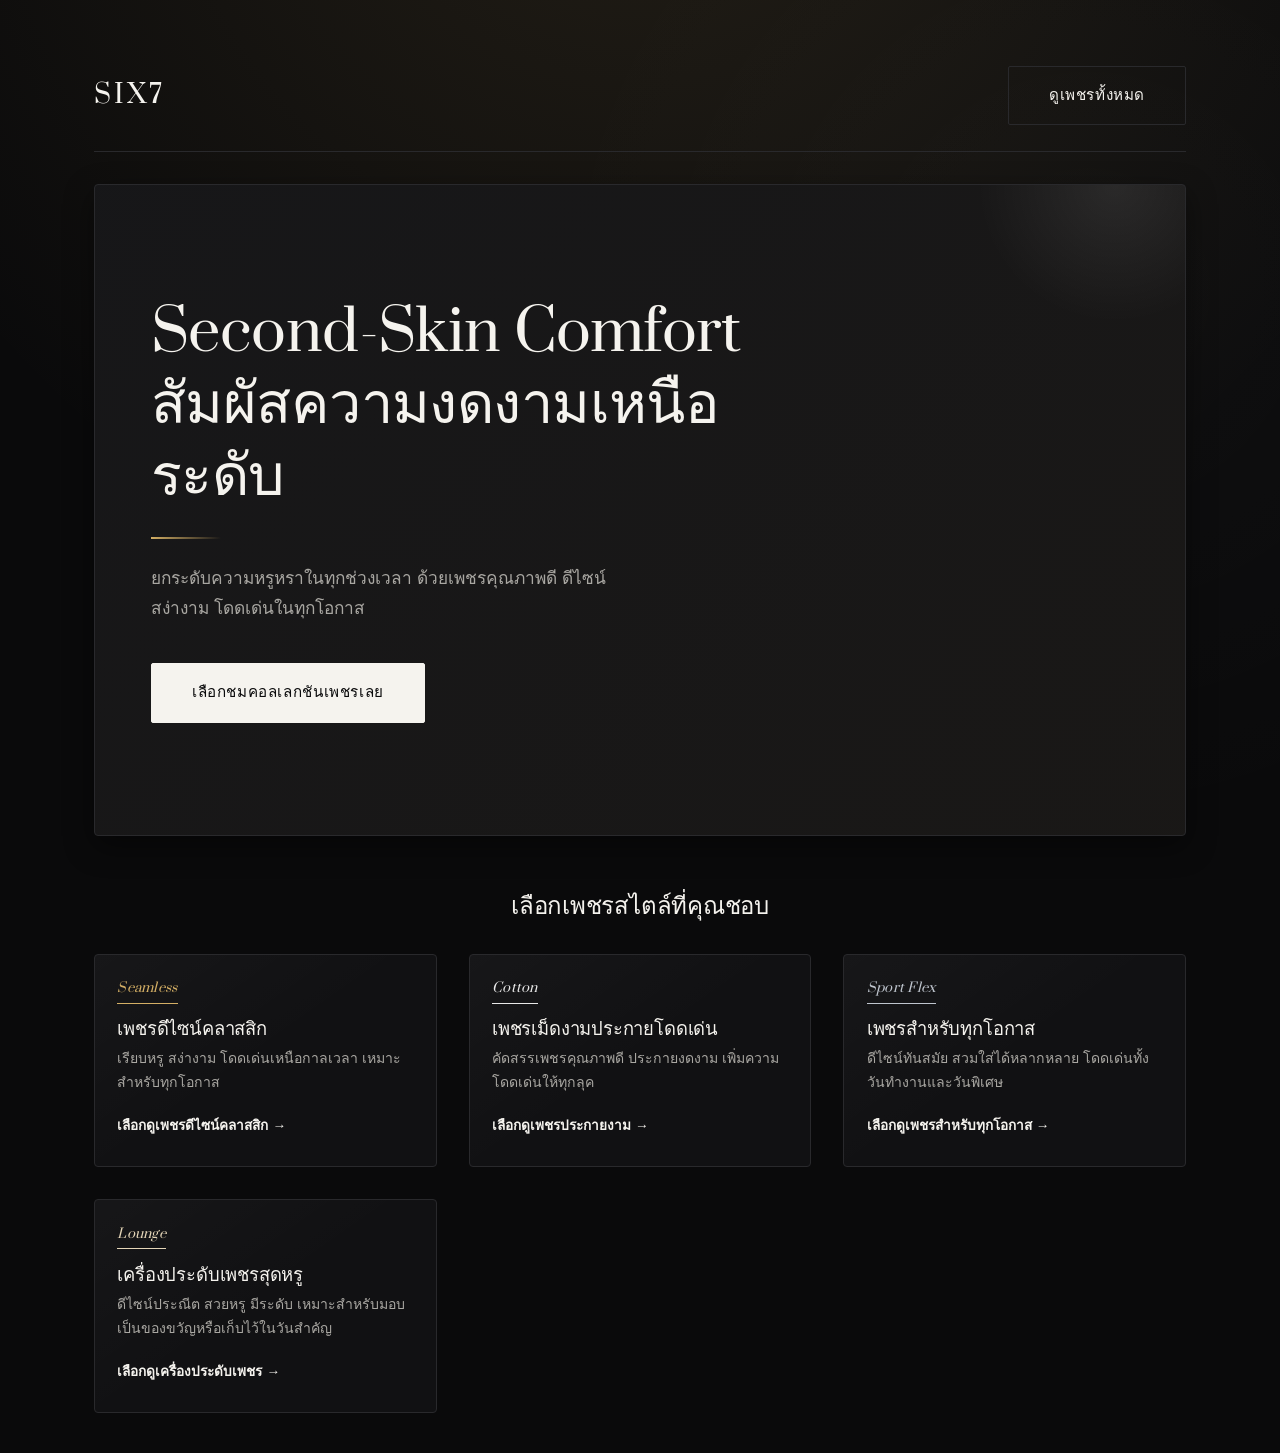
<file: index.html>
<!DOCTYPE html>
<html lang="th">
<head>
  <meta charset="UTF-8">
  <meta name="viewport" content="width=device-width, initial-scale=1.0">
  <title>six7 | ยกระดับความหรูหราในทุกช่วงเวลา ด้วยเพชรคุณภาพดี</title>
  <link rel="stylesheet" href="style.css">
</head>
<body>
  <div class="container">
    <header class="nav-header">
      <div class="brand-logo">six7</div>
      <a href="product.html" class="btn btn-secondary">ดูเพชรทั้งหมด</a>
    </header>

    <section class="hero">
      <h1>Second-Skin Comfort<br>สัมผัสความงดงามเหนือระดับ</h1>
      <p>ยกระดับความหรูหราในทุกช่วงเวลา ด้วยเพชรคุณภาพดี ดีไซน์สง่างาม โดดเด่นในทุกโอกาส</p>
      <a href="product.html" class="btn">เลือกชมคอลเลกชันเพชรเลย</a>
    </section>

    <h2 style="text-align: center; margin-bottom: 2rem;">เลือกเพชรสไตล์ที่คุณชอบ</h2>
    <div class="mood-grid">
      <a href="product.html?mood=seamless" class="card">
        <span class="card-tag tag-seamless">Seamless</span>
        <h3>เพชรดีไซน์คลาสสิก</h3>
        <p>เรียบหรู สง่างาม โดดเด่นเหนือกาลเวลา เหมาะสำหรับทุกโอกาส</p>
        <span style="font-size: 0.85rem; font-weight:600;">เลือกดูเพชรดีไซน์คลาสสิก →</span>
      </a>
      <a href="product.html?mood=cotton" class="card">
        <span class="card-tag tag-cotton">Cotton</span>
        <h3>เพชรเม็ดงามประกายโดดเด่น</h3>
        <p>คัดสรรเพชรคุณภาพดี ประกายงดงาม เพิ่มความโดดเด่นให้ทุกลุค</p>
        <span style="font-size: 0.85rem; font-weight:600;">เลือกดูเพชรประกายงาม →</span>
      </a>
      <a href="product.html?mood=sport" class="card">
        <span class="card-tag tag-sport">Sport Flex</span>
        <h3>เพชรสำหรับทุกโอกาส</h3>
        <p>ดีไซน์ทันสมัย สวมใส่ได้หลากหลาย โดดเด่นทั้งวันทำงานและวันพิเศษ</p>
        <span style="font-size: 0.85rem; font-weight:600;">เลือกดูเพชรสำหรับทุกโอกาส →</span>
      </a>
      <a href="product.html?mood=lounge" class="card">
        <span class="card-tag tag-lounge">Lounge</span>
        <h3>เครื่องประดับเพชรสุดหรู</h3>
        <p>ดีไซน์ประณีต สวยหรู มีระดับ เหมาะสำหรับมอบเป็นของขวัญหรือเก็บไว้ในวันสำคัญ</p>
        <span style="font-size: 0.85rem; font-weight:600;">เลือกดูเครื่องประดับเพชร →</span>
      </a>
    </div>
  </div>
</body>
</html>
</file>
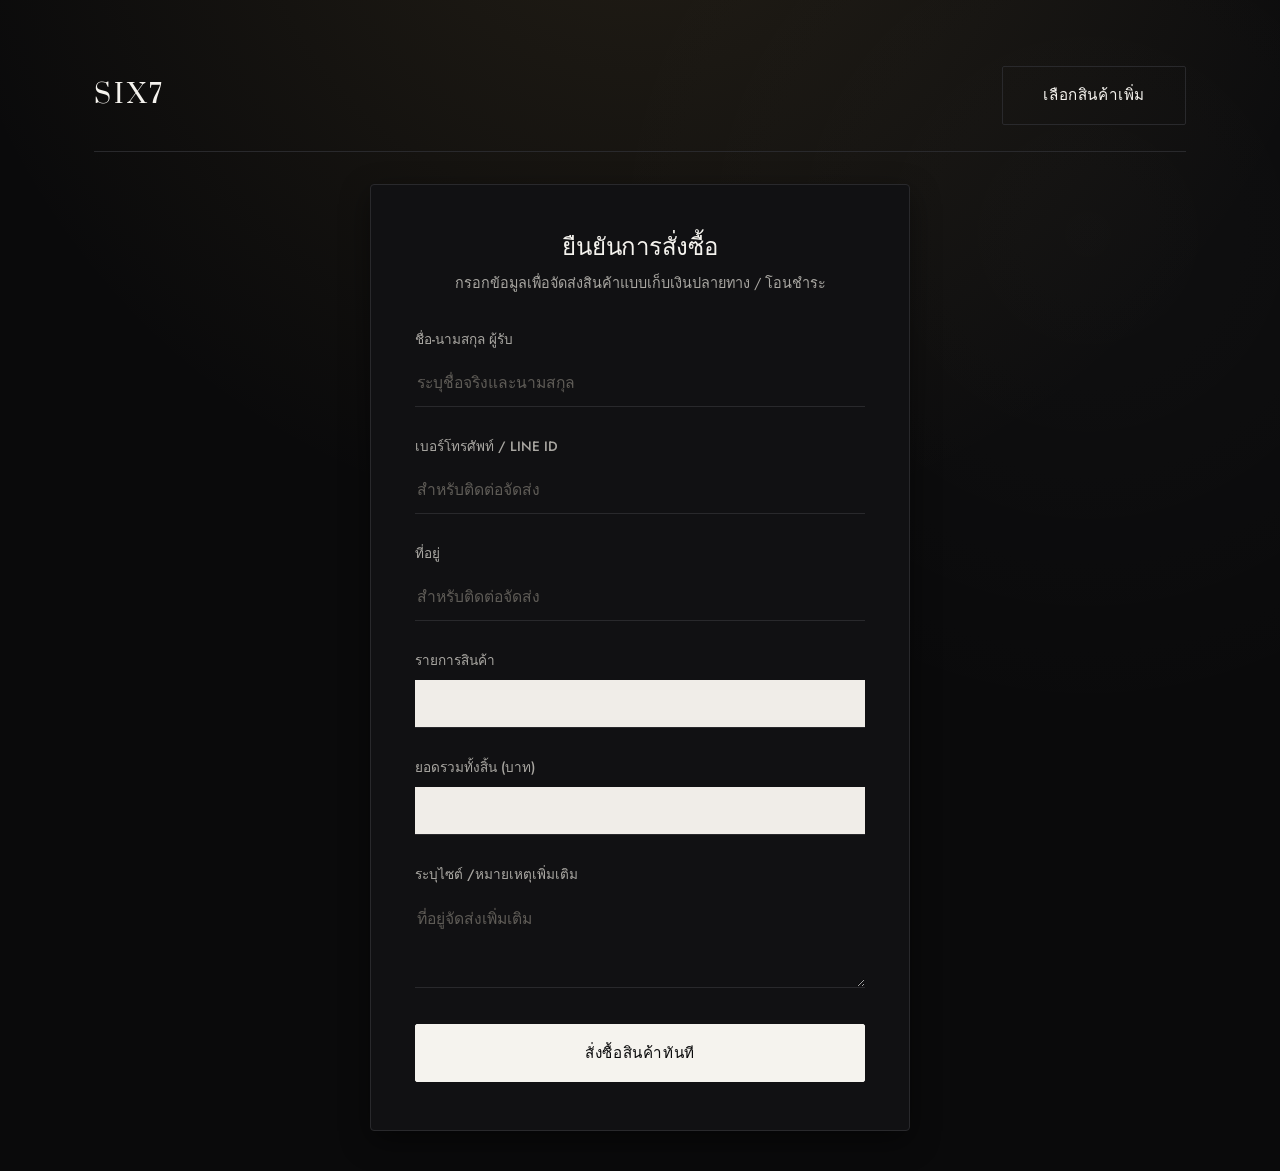
<file: order.html>
<!DOCTYPE html>
<html lang="th">
<head>
  <meta charset="UTF-8">
  <meta name="viewport" content="width=device-width, initial-scale=1.0">
  <title>Checkout | six7</title>
  <link rel="stylesheet" href="style.css">
</head>
<body>
  <div class="container">
    <header class="nav-header">
      <a href="index.html" class="brand-logo">six7</a>
      <a href="product.html" class="btn btn-secondary">เลือกสินค้าเพิ่ม</a>
    </header>

    <div class="form-card">
      <h2 style="text-align: center; margin-bottom: 0.5rem;">ยืนยันการสั่งซื้อ</h2>
      <p style="text-align: center; color: var(--text-muted); font-size: 0.9rem; margin-bottom: 2rem;">กรอกข้อมูลเพื่อจัดส่งสินค้าแบบเก็บเงินปลายทาง / โอนชำระ</p>
      
      <form id="orderForm">
        <div class="form-group">
          <label>ชื่อ-นามสกุล ผู้รับ</label>
          <input type="text" id="customerName" placeholder="ระบุชื่อจริงและนามสกุล" required>
        </div>
        <div class="form-group">
          <label>เบอร์โทรศัพท์ / LINE ID</label>
          <input type="text" id="contact" placeholder="สำหรับติดต่อจัดส่ง" required>
        </div>
        <div class="form-group">
          <label>ที่อยู่</label>
          <input type="text" id="contact" placeholder="สำหรับติดต่อจัดส่ง" required>
        </div>
        <div class="form-group">
          <label>รายการสินค้า</label>
          <input type="text" id="items" readonly style="background:#f0ede8; color:#333; font-weight:600;">
        </div>
        <div class="form-group">
          <label>ยอดรวมทั้งสิ้น (บาท)</label>
          <input type="number" id="total" readonly style="background:#f0ede8; color:#333; font-weight:600;">
        </div>
        <div class="form-group">
          <label>ระบุไซต์ /หมายเหตุเพิ่มเติม</label>
          <textarea id="note" rows="3" placeholder="ที่อยู่จัดส่งเพิ่มเติม"></textarea>
        </div>
        <button type="submit" class="btn" style="width:100%;">สั่งซื้อสินค้าทันที</button>
      </form>
    </div>
  </div>
  <script src="script.js"></script>
</body>
</html>
</file>
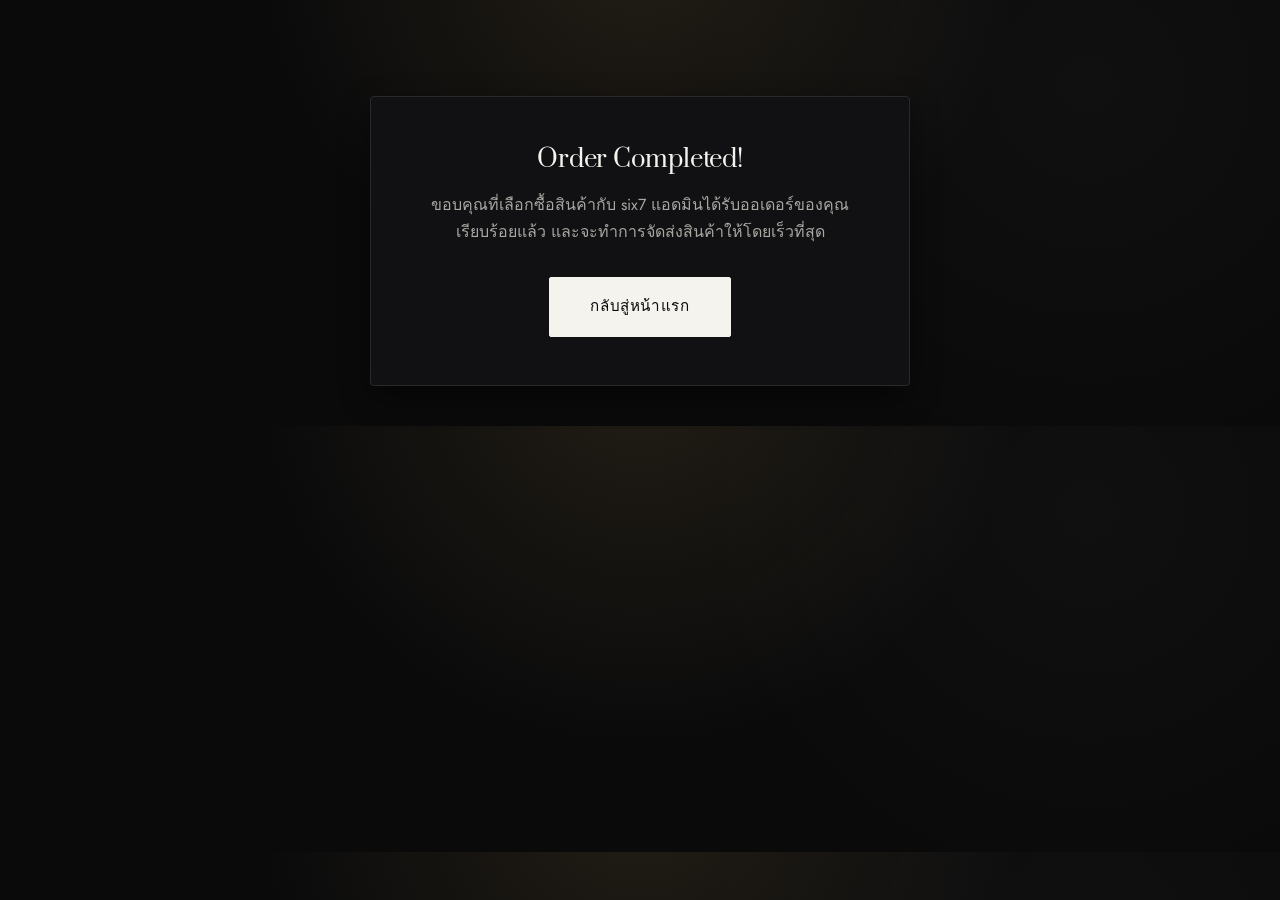
<file: thankyou.html>
<!DOCTYPE html>
<html lang="th">
<head>
  <meta charset="UTF-8">
  <meta name="viewport" content="width=device-width, initial-scale=1.0">
  <title>Thank You | six7</title>
  <link rel="stylesheet" href="style.css">
</head>
<body>
  <div class="container" style="text-align: center; padding-top: 6rem;">
    <div class="form-card">
      <h2 style="margin-bottom: 1rem;">Order Completed!</h2>
      <p style="color: var(--text-muted); margin-bottom: 2rem;">ขอบคุณที่เลือกซื้อสินค้ากับ six7 แอดมินได้รับออเดอร์ของคุณเรียบร้อยแล้ว และจะทำการจัดส่งสินค้าให้โดยเร็วที่สุด</p>
      <a href="index.html" class="btn">กลับสู่หน้าแรก</a>
    </div>
  </div>
</body>
</html>
</file>
<file: style.css>
@import url('https://fonts.googleapis.com/css2?family=Jost:wght@300;400;500;600&family=Prata&display=swap');

:root {
  /* Luxury Diamond Palette */
  --bg-color: #0A0A0B;
  --card-bg: #111113;
  --ink: #0A0A0B;
  --text-main: #F5F3EE;
  --text-muted: #A9A7A2;
  --accent-gold: #D4AF65;
  --border-light: #29292C;
  --border-dark: #F5F3EE;

  --shadow-soft: 0 10px 30px rgba(0, 0, 0, 0.45);
  --shadow-hover: 0 24px 55px rgba(0, 0, 0, 0.7);

  /* Diamond Category Tags */
  --seamless-tag: #D4AF65;
  --cotton-tag: #E8E8E8;
  --sport-tag: #BFC5CE;
  --lounge-tag: #E5D6B8;

  --radius-sm: 2px;
  --radius-md: 4px;
  --ease: cubic-bezier(0.16, 1, 0.3, 1);
}

* {
  box-sizing: border-box;
  margin: 0;
  padding: 0;
}

body {
  font-family: 'Jost', sans-serif;
  font-weight: 400;
  background-color: var(--bg-color);
  background-image:
    radial-gradient(circle at 50% -15%, rgba(212, 175, 101, 0.12), transparent 48%),
    radial-gradient(circle at 85% 20%, rgba(255, 255, 255, 0.025), transparent 35%);
  color: var(--text-main);
  line-height: 1.7;
  -webkit-font-smoothing: antialiased;
}

h1, h2, h3 {
  font-family: 'Prata', serif;
  font-weight: 400;
  letter-spacing: -0.01em;
  line-height: 1.25;
}

a {
  text-decoration: none;
  color: inherit;
}

.container {
  max-width: 1140px;
  margin: 0 auto;
  padding: 2.5rem 1.5rem;
}

/* ============ Navbar ============ */

.nav-header {
  display: flex;
  justify-content: space-between;
  align-items: center;
  padding: 1.6rem 0;
  border-bottom: 1px solid var(--border-light);
  margin-bottom: 2rem;
}

.brand-logo {
  font-family: 'Prata', serif;
  font-size: 1.6rem;
  letter-spacing: 3px;
  text-transform: uppercase;
  color: var(--text-main);
}

/* ============ Hero Section ============ */

.hero {
  text-align: left;
  padding: 7rem 3.5rem;
  background:
    linear-gradient(
      135deg,
      rgba(255,255,255,0.025),
      rgba(212,175,101,0.045)
    ),
    var(--card-bg);
  border-radius: var(--radius-md);
  box-shadow: var(--shadow-soft);
  margin-bottom: 3.5rem;
  border: 1px solid var(--border-light);
  position: relative;
  overflow: hidden;
}

/* subtle luxury shine */

.hero::before {
  content: '';
  position: absolute;
  width: 300px;
  height: 300px;
  top: -150px;
  right: -80px;
  background: radial-gradient(
    circle,
    rgba(255,255,255,0.08),
    transparent 65%
  );
  pointer-events: none;
}

.hero h1 {
  font-size: clamp(2.4rem, 4.5vw, 3.6rem);
  max-width: 15ch;
  margin-bottom: 1.6rem;
  padding-bottom: 1.6rem;
  position: relative;
  color: var(--text-main);
}

.hero h1::after {
  content: '';
  position: absolute;
  bottom: 0;
  left: 0;
  width: 70px;
  height: 2px;
  background: linear-gradient(
    90deg,
    var(--accent-gold),
    transparent
  );
}

.hero p {
  color: var(--text-muted);
  font-size: 1.08rem;
  max-width: 46ch;
  margin: 0 0 2.5rem;
}

/* ============ Buttons ============ */

.btn {
  display: inline-block;
  padding: 1rem 2.5rem;
  border: 1px solid var(--border-dark);
  background: var(--border-dark);
  color: var(--ink);
  font-family: 'Jost', sans-serif;
  font-size: 0.95rem;
  font-weight: 500;
  letter-spacing: 0.04em;
  border-radius: var(--radius-sm);
  cursor: pointer;
  transition:
    background 0.35s var(--ease),
    color 0.35s var(--ease),
    transform 0.35s var(--ease),
    box-shadow 0.35s var(--ease);
}

.btn:hover {
  background: transparent;
  color: var(--border-dark);
  transform: translateY(-2px);
  box-shadow: 0 8px 25px rgba(255,255,255,0.08);
}

.btn-secondary {
  background: transparent;
  color: var(--text-main);
  border: 1px solid var(--border-light);
}

.btn-secondary:hover {
  border-color: var(--accent-gold);
  background: rgba(212,175,101,0.08);
  color: var(--accent-gold);
}

/* ============ Grid & Cards ============ */

.mood-grid,
.product-grid {
  display: grid;
  grid-template-columns: repeat(auto-fill, minmax(260px, 1fr));
  gap: 2rem;
}

.card {
  background:
    linear-gradient(
      145deg,
      rgba(255,255,255,0.025),
      transparent 50%
    ),
    var(--card-bg);

  border: 1px solid var(--border-light);
  border-radius: var(--radius-md);
  padding: 1.4rem 1.4rem 1.8rem;
  text-align: left;

  transition:
    transform 0.35s var(--ease),
    border-color 0.35s var(--ease),
    box-shadow 0.35s var(--ease);

  position: relative;
  overflow: hidden;

  display: flex;
  flex-direction: column;
}

.card:hover {
  transform: translateY(-6px);
  border-color: var(--accent-gold);
  box-shadow: var(--shadow-hover);
}

/* Diamond product image */

.card img {
  width: 100%;
  aspect-ratio: 1 / 1;
  object-fit: cover;
  border-radius: var(--radius-sm);
  margin-bottom: 1.2rem;
  background-color: #151518;

  filter: brightness(0.94) contrast(1.03);

  transition:
    filter 0.5s var(--ease),
    transform 0.6s var(--ease);
}

.card:hover img {
  filter: brightness(1.04) contrast(1.04);
  transform: scale(1.015);
}

.card h3 {
  font-size: 1.15rem;
  margin-bottom: 0.4rem;
  color: var(--text-main);
}

.card p {
  color: var(--text-muted);
  font-size: 0.88rem;
  margin-bottom: 1.2rem;
  flex-grow: 1;
}

.card .price {
  font-size: 1.05rem;
  font-weight: 500;
  font-family: 'Prata', serif;
  color: var(--accent-gold);
  margin-bottom: 1rem;
}

/* ============ Diamond Category Tags ============ */

.card-tag {
  display: inline-block;
  font-family: 'Prata', serif;
  font-style: italic;
  font-size: 0.82rem;
  font-weight: 400;
  letter-spacing: 0.02em;
  padding-bottom: 0.2rem;
  border-bottom: 1px solid currentColor;
  margin-bottom: 0.9rem;
  width: fit-content;
}

.tag-seamless {
  color: var(--seamless-tag);
}

.tag-cotton {
  color: var(--cotton-tag);
}

.tag-sport {
  color: var(--sport-tag);
}

.tag-lounge {
  color: var(--lounge-tag);
}

/* ============ Filter Bar ============ */

#filter-bar {
  display: flex;
  justify-content: center;
  gap: 0.8rem;
  flex-wrap: wrap;
  margin-bottom: 3rem;
}

#filter-bar button {
  padding: 0.65rem 1.5rem;
  border: 1px solid var(--border-light);
  background: var(--card-bg);
  color: var(--text-muted);
  border-radius: 30px;
  font-family: 'Jost', sans-serif;
  font-size: 0.88rem;
  font-weight: 500;
  cursor: pointer;
  transition: all 0.25s var(--ease);
}

#filter-bar button:hover,
#filter-bar button.active {
  border-color: var(--accent-gold);
  background: var(--accent-gold);
  color: var(--ink);
}

/* ============ Forms ============ */

.form-card {
  background: var(--card-bg);
  padding: 3rem 2.75rem;
  border-radius: var(--radius-md);
  border: 1px solid var(--border-light);
  box-shadow: var(--shadow-soft);
  max-width: 540px;
  margin: 0 auto;
}

.form-group {
  margin-bottom: 1.75rem;
  text-align: left;
}

.form-group label {
  display: block;
  margin-bottom: 0.5rem;
  font-size: 0.85rem;
  font-weight: 500;
  color: var(--text-muted);
}

.form-group input,
.form-group textarea {
  width: 100%;
  padding: 0.75rem 0.15rem;
  border: none;
  border-bottom: 1px solid var(--border-light);
  border-radius: 0;
  font-family: inherit;
  font-size: 0.98rem;
  color: var(--text-main);
  background: transparent;
  transition: border-color 0.25s var(--ease);
}

.form-group input::placeholder,
.form-group textarea::placeholder {
  color: #5F5C57;
}

.form-group input:focus,
.form-group textarea:focus {
  outline: none;
  border-color: var(--accent-gold);
}

/* ============ Table ============ */

.table-container {
  background: var(--card-bg);
  border-radius: var(--radius-md);
  border: 1px solid var(--border-light);
  overflow-x: auto;
  box-shadow: var(--shadow-soft);
}

table {
  width: 100%;
  border-collapse: collapse;
  text-align: left;
  font-size: 0.92rem;
}

th {
  background: transparent;
  padding: 1.2rem 1.25rem;
  font-family: 'Jost', sans-serif;
  font-weight: 600;
  letter-spacing: 0.01em;
  color: var(--text-main);
  border-bottom: 2px solid var(--border-dark);
}

td {
  padding: 1.2rem 1.25rem;
  border-bottom: 1px solid var(--border-light);
  color: var(--text-muted);
}

tr:last-child td {
  border-bottom: none;
}

/* ============ Accessibility & Motion ============ */

a:focus-visible,
button:focus-visible,
input:focus-visible,
textarea:focus-visible {
  outline: 2px solid var(--accent-gold);
  outline-offset: 2px;
}

@media (prefers-reduced-motion: reduce) {
  * {
    transition: none !important;
    animation: none !important;
  }
}

/* ============ Responsive ============ */

@media (max-width: 640px) {

  .hero {
    padding: 3.5rem 1.5rem;
  }

  .hero h1 {
    max-width: none;
  }

  .nav-header {
    flex-direction: column;
    gap: 1rem;
    align-items: flex-start;
  }

  .form-card {
    padding: 2rem 1.5rem;
  }
}
</file>
